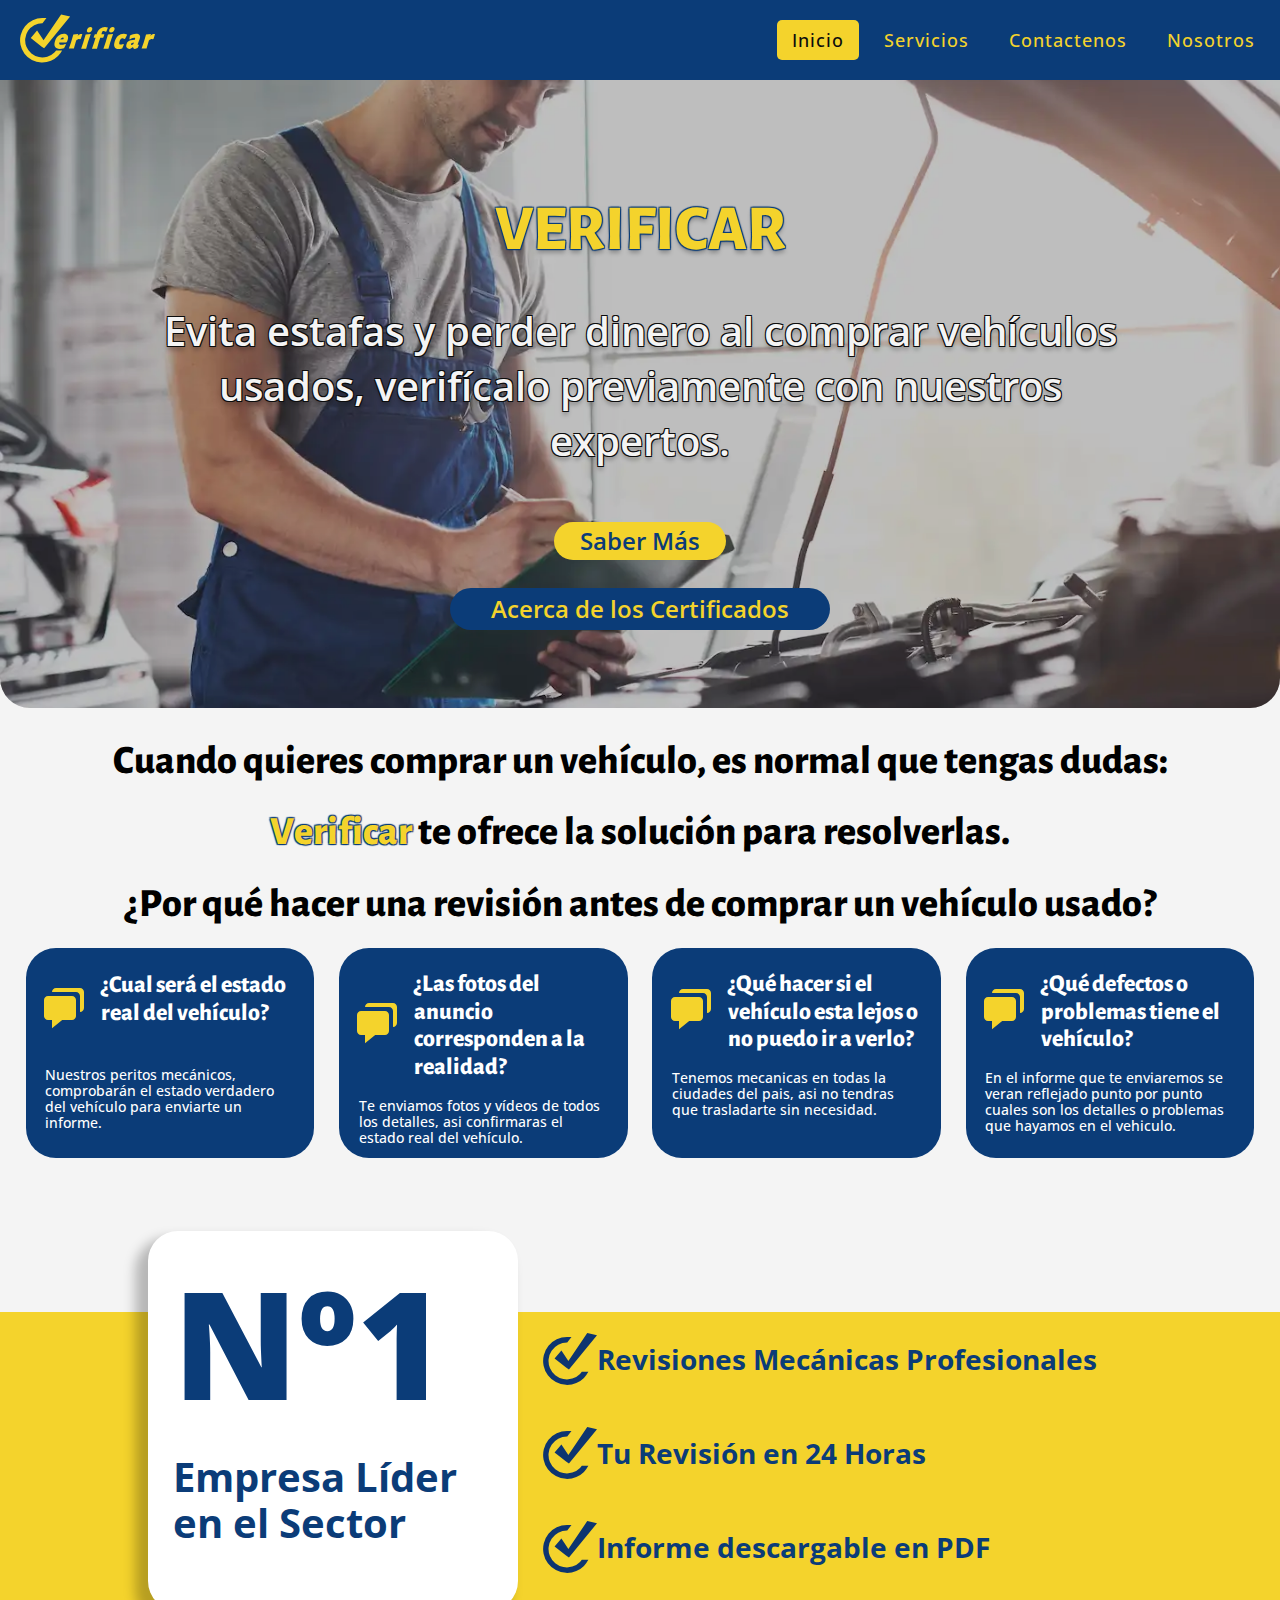
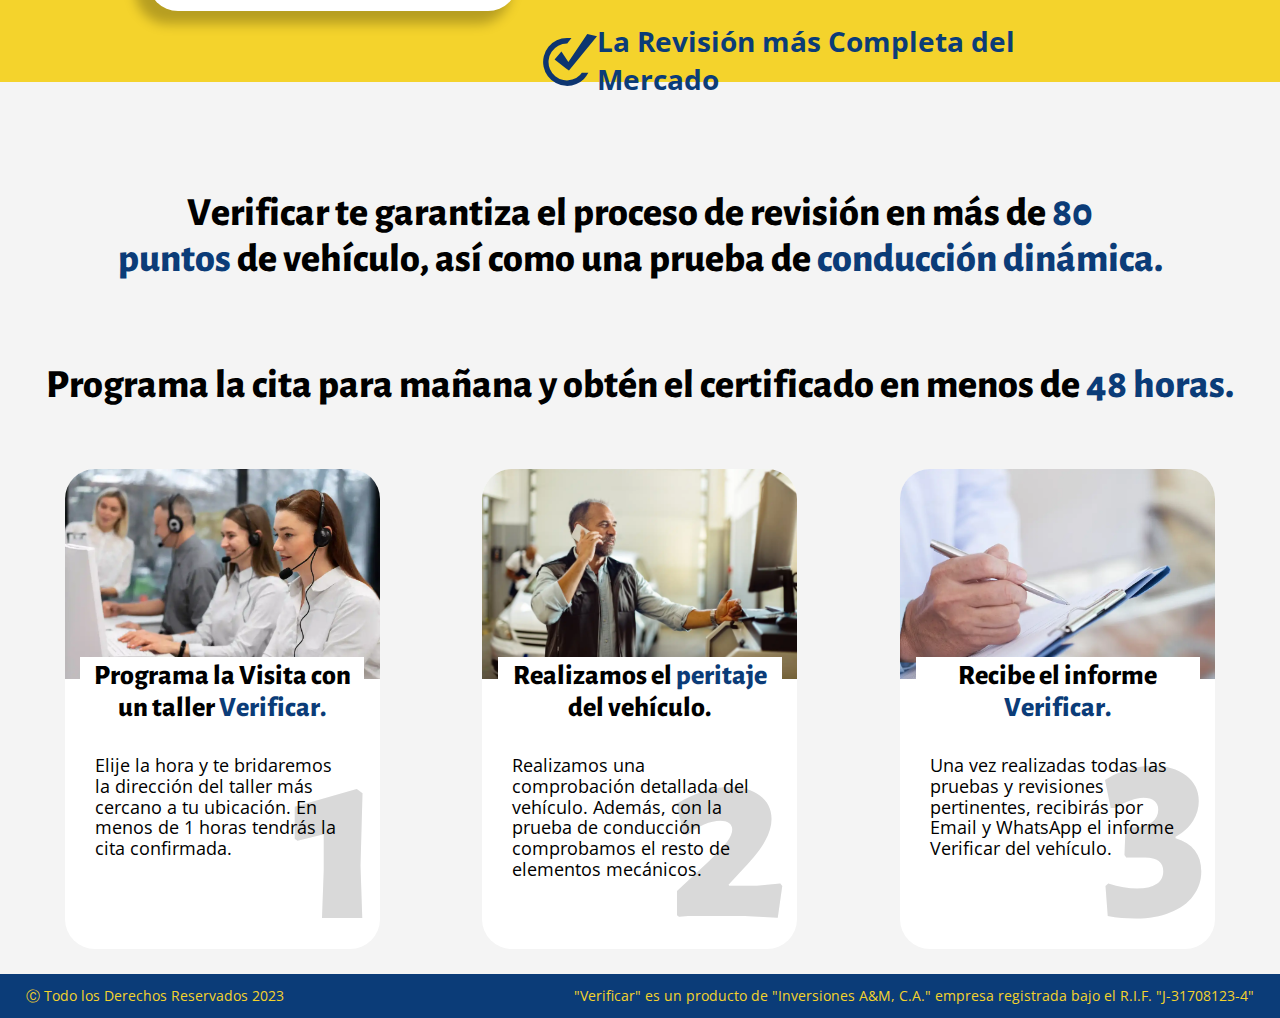
<file: index.html>
<!DOCTYPE html>
<html lang="es">
<head>
    <meta charset="UTF-8">
    <meta name="viewport" content="width=device-width, initial-scale=1.0">
    <meta name="description" content="Haz una cita para revisar, peritar, chequear tu vehiculo antes de comprarlo. Aquí en verificar te daremos siempre una vision objetiva de las revisiones. Evita estafas y perder dinero haciendo una revision con nosotros. En Verificar estamos para fomentar el mercado veraz y honesto.">
    <link rel="shortcut icon" href="/img/Icons/Verficar-icon-Blue.svg" type="image/x-icon">
    <link rel="stylesheet" href="/css/normalize.css">
    <link rel="stylesheet" href="https://cdnjs.cloudflare.com/ajax/libs/font-awesome/5.15.3/css/all.min.css">
    <link rel="stylesheet" href="/css/main.css">

    <title>Verificar | Evita Estafas, Compra Seguro</title>

    <!-- <script src="/js/main.js"></script> -->
</head>
<body>
    <!-- HEADER -->
    <header>

        <!-- BARRA DE NAVEGACION -->
        <nav>

            <div class="logo">
                <img loading="lazy" id="logo" src="/img/Icons/Verificar-logo-yellow.svg" alt="Verificar Logo">
            </div>

            <input type="checkbox" id="click">

            <label for="click" class="menu-btn">

                <i class="fas fa-bars"></i>

            </label>

            <!-- ENLACES DE NAVEGACION -->
            <ul class="no-margin">

                <li><a class="active" href="/">Inicio</a></li>

                <li><a href="/servicios.html">Servicios</a></li>

                <li><a href="/contacto.html">Contactenos</a></li>

                <li><a href="/nosotros.html">Nosotros</a></li>

            </ul>
            <!-- ENLACES DE NAVEGACION END -->

        </nav>
        <!-- BARRA DE NAVEGACION END -->

        <div class="imagen-fondo">

            <div class="contenido-imagen-fondo">
                <h1 class="titulo">VERIFICAR</h1>

                <!-- ESLOGAN -->
                <p class="eslogan">Evita estafas y perder dinero al comprar vehículos usados, verifícalo previamente con nuestros expertos. </p>
                <!-- ESLOGAN END -->

                <!-- BOTONES INICIO -->
                <div class="button-container">
                    <div class="button-yellow">
                        <a href="/saber-mas.html">Saber Más</a>
                    </div>
            
                    <div class="button-blue">
                        <a href="/acerca-de-los-certificados.html">Acerca de los Certificados</a>
                    </div>
                </div>
                <!-- BOTONES INICIO END -->
            </div>
            
        </div>
    </header>
    <!-- HEADER END -->

    <!-- DUDAS -->
    <section>
        <div class="texto-dudas">
            <p>Cuando quieres comprar un vehículo, es normal que tengas dudas:</p>
            <p><span>Verificar</span> te ofrece la solución para resolverlas.</p>
            <p>¿Por qué hacer una revisión antes de comprar un vehículo usado?</p>
        </div>

        <div class="dudas-grid">
            <div class="cuadro-duda">
                <div>
                    <img class="chaticon" src="img/Icons/Chat Icon.svg" alt="Chat Icon">
                    <p class="caso-especial-1">¿Cual será el estado real del vehículo?</p>
                </div>
                <p class="textos-explicativos">Nuestros peritos mecánicos, comprobarán el estado verdadero del vehículo para enviarte un informe.</p>
            </div>
            <div class="cuadro-duda">
                <div>
                    <img class="chaticon" src="img/Icons/Chat Icon.svg" alt="Chat Icon">
                    <p>¿Las fotos del anuncio corresponden a la realidad?</p>
                </div>
                <p class="textos-explicativos">Te enviamos fotos y vídeos de todos los detalles, asi confirmaras el estado real del vehículo.</p>
            </div>
            <div class="cuadro-duda">
                <div>
                    <img class="chaticon" src="img/Icons/Chat Icon.svg" alt="Chat Icon">
                    <p class="">¿Qué hacer si el vehículo esta lejos o no puedo ir a verlo?</p>
                </div>
                <p class="textos-explicativos">Tenemos mecanicas en todas la ciudades del pais, asi no tendras que trasladarte sin necesidad.</p>
            </div>
            <div class="cuadro-duda">
                <div>
                    <img class="chaticon" src="img/Icons/Chat Icon.svg" alt="Chat Icon">
                    <p>¿Qué defectos o problemas tiene el vehículo?</p>
                </div>
                <p class="textos-explicativos">En el informe que te enviaremos se veran reflejado punto por punto cuales son los detalles o problemas que hayamos en el vehiculo.</p>
            </div>
        </div>
    </section>
    <!-- DUDAS END -->

    <!-- SOMOS LOS Nº1 -->
    <section class="somos-n1">
        <div class="cuadro-blanco">
            <p class="n1">Nº1</p>
            <p class="n1-txt">Empresa Líder en el Sector</p>
        </div>
        <div class="puntos-somos-n1">
            <div class="puntos">
                <img src="img/Icons/Verficar-icon-Blue.svg" alt="verificar icono azul">
                <p>Revisiones Mecánicas Profesionales</p>
            </div>
            <div class="puntos">
                <img src="img/Icons/Verficar-icon-Blue.svg" alt="verificar icono azul">
                <p>Tu Revisión en 24 Horas</p>
            </div>
            <div class="puntos">
                <img src="img/Icons/Verficar-icon-Blue.svg" alt="verificar icono azul">
                <p>Informe descargable en PDF</p>
            </div>
            <div class="puntos">
                <img src="img/Icons/Verficar-icon-Blue.svg" alt="verificar icono azul">
                <p>La Revisión más Completa del Mercado</p>
            </div>
        </div>
    </section>
    <!-- SOMOS LOS Nº1 END -->

    <!-- PASOS PARA ADQUIRIR EL SERVICO -->
    <section class="pasos-adquirir-servicio">
        <div class="txt-pasos">
            <p>Verificar te garantiza el proceso de revisión en más de <span>80 <br> puntos</span> de vehículo, así como una prueba de <span>conducción dinámica.</span></p>
            <p>Programa la cita para mañana y obtén el certificado en menos de <span>48 horas.</span></p>
        </div>
        <div class="grid-adquirir-servicio">
           <div class="pasos paso-1">

            <img src="img/colleagues-working-together-call-center-with-headphones-1.webp" alt="Mecanico Escribiendo Reporte">
            <div class="contenedor-paso contenedor-paso-1">
                <div class="descripcion-pasos">
                    <p class="contenido-paso-titulo">Programa la Visita con un taller <span>Verificar.</span></p>
                    <p class="contenido-paso-texto">Elije la hora y te bridaremos la dirección del taller más cercano a tu ubicación. En menos de 1 horas tendrás la cita confirmada.</p>
                </div>
                <p class="n-pasos-1">1</p>
            </div>
           </div>

           <div class="pasos paso-2">

            <img src="img/happy-mechanic-talking-phone-while-using-computer-auto-repair-shop.webp" alt="Mecanico Escribiendo Reporte">
            <div class="contenedor-paso contenedor-paso-1">
                <div class="descripcion-pasos">
                    <p class="contenido-paso-titulo">Realizamos el <span>peritaje</span> del vehículo.</p>
                    <p class="contenido-paso-texto">Realizamos una comprobación detallada del vehículo. Además, con la prueba de conducción comprobamos el resto de elementos mecánicos. </p>
                </div>
                <p class="n-pasos-2">2</p>
            </div>
           </div>

           <div class="pasos paso-3">

            <img src="img/doctor-writing-prescription.webp" alt="Mecanico Escribiendo Reporte">
            <div class="contenedor-paso contenedor-paso-1">
                <div class="descripcion-pasos">
                    <p class="contenido-paso-titulo">Recibe el informe <span>Verificar.</span></p>
                    <p class="contenido-paso-texto">Una vez realizadas todas las pruebas y revisiones pertinentes, recibirás por Email y WhatsApp el informe Verificar del vehículo.</p>
                </div>
                <p class="n-pasos-3">3</p>
            </div>
           </div>

        </div>
    </section>
    <!-- PASOS PARA ADQUIRIR EL SERVICIO END -->

    <!-- TESTIMONIALS -->
    <section class="testimonials">

    </section>
    <!-- TESTIMONIAL END -->

    <!-- FOOTER -->
    <footer>
        <div class="derechos">
            <p>Ⓒ Todo los Derechos Reservados 2023</p>
            <P>"Verificar" es un producto de "Inversiones A&M, C.A." empresa registrada bajo el R.I.F. "J-31708123-4"</P>
        </div>
    </footer>
    <!-- FOOTER END -->
</body>
</html>
</file>
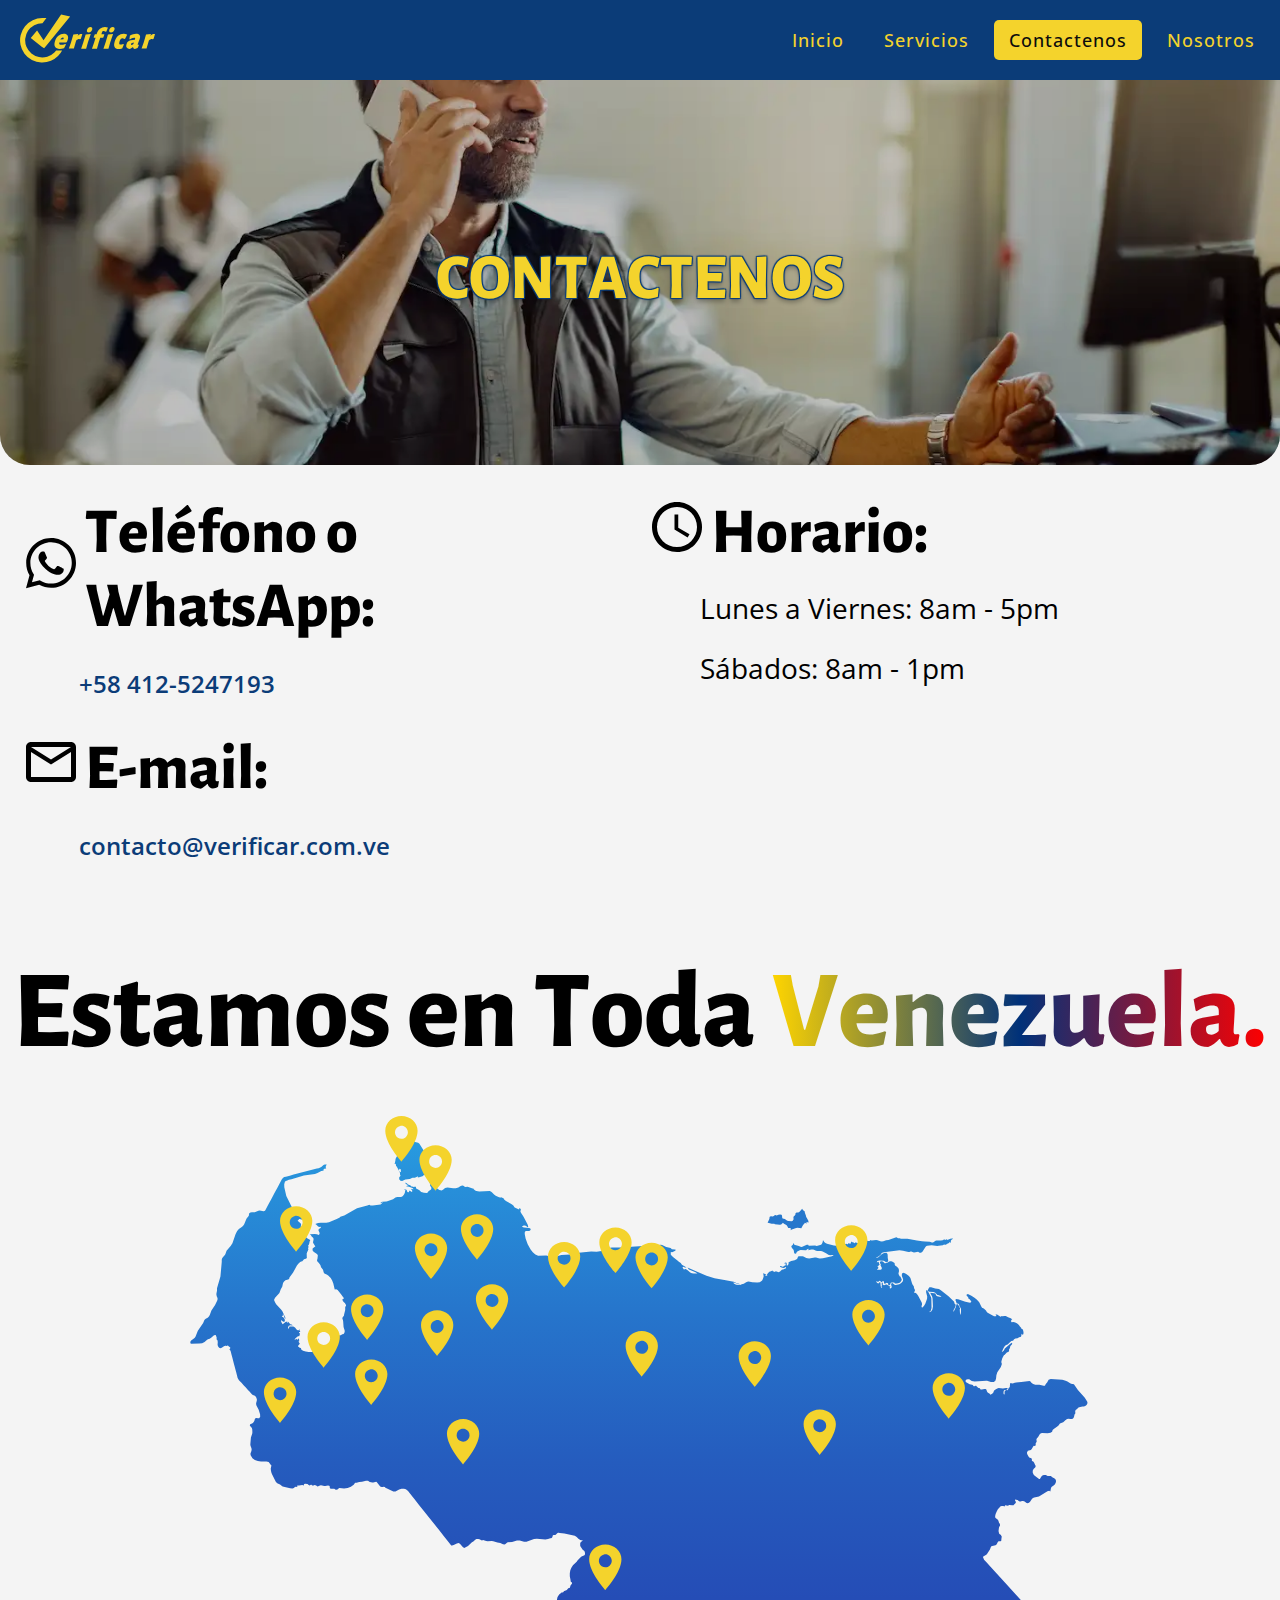
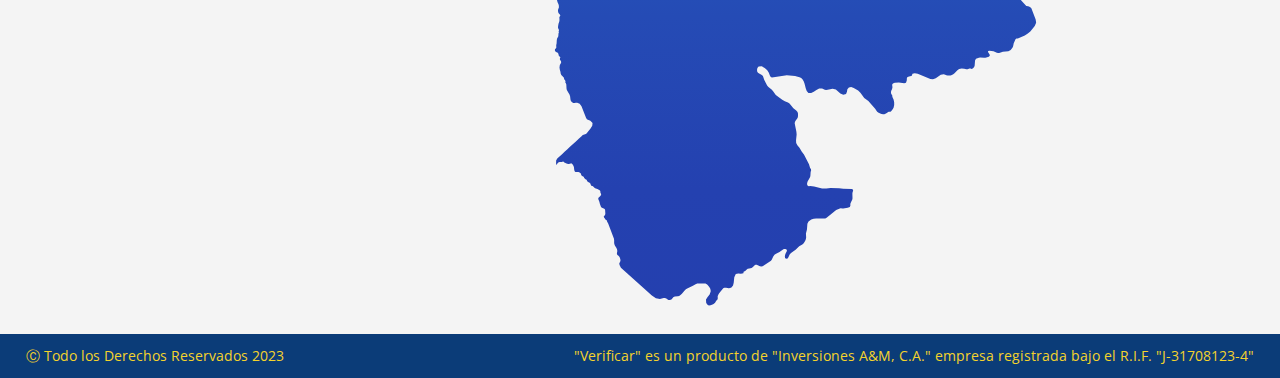
<file: contacto.html>
<!DOCTYPE html>
<html lang="es">
    <head>
        <meta charset="UTF-8">
        <meta name="viewport" content="width=device-width, initial-scale=1.0">
        <link rel="shortcut icon" href="/img/Icons/Verficar-icon-Blue.svg" type="image/x-icon">
        <link rel="stylesheet" href="/css/normalize.css">
        <link rel="stylesheet" href="https://cdnjs.cloudflare.com/ajax/libs/font-awesome/5.15.3/css/all.min.css">
        <link rel="stylesheet" href="/css/main.css">

        <title>Contactenos | Verificar</title>
    </head>
    <body>
        <header>
            <!-- BARRA DE NAVEGACION -->
            <nav>

                <div class="logo">
                    <img loading="lazy" id="logo" src="/img/Icons/Verificar-logo-yellow.svg" alt="Verificar Logo">
                </div>

                <input type="checkbox" id="click">

                <label for="click" class="menu-btn">

                <i class="fas fa-bars"></i>

                </label>

                <!-- ENLACES DE NAVEGACION -->
                <ul class="no-margin">

                <li><a href="/">Inicio</a></li>

                <li><a href="/servicios.html">Servicios</a></li>

                <li><a class="active" href="/contacto.html">Contactenos</a></li>

                <li><a href="/nosotros.html">Nosotros</a></li>

                </ul>
                <!-- ENLACES DE NAVEGACION END -->

            </nav>
            <!-- BARRA DE NAVEGACION END -->

            <div class="imagen-fondo-contacto">

                <div class="contenido-imagen-fondo-contacto">
                    <h2 class="titulo">CONTACTENOS</h2>
                </div>
                
            </div>
        </header>

        <section class="metodos-contacto">
            <div>
                <div>
                    <div class="titulo-icono">
                        <img src="/img/Icons/WhatsApp Icon.svg" alt="WhatsApp Icon">
                        <h3>Teléfono o WhatsApp:</h3>
                    </div>
                    <p class="texto-contacto"><a href="wa.me/+584125247193">+58 412-5247193</a></p>
                </div>
                <div>
                    <div class="titulo-icono">
                        <img src="/img/Icons/Email Icon.svg" alt="E-mail Icon">
                        <h3>E-mail:</h3>
                    </div>
                    <p class="texto-contacto"><a href="mailto:contacto@verificar.com.ve">contacto@verificar.com.ve</a></p>
                </div>
            </div>
            <div>
                <div class="titulo-icono">
                    <img src="/img/Icons/Clock Icon.svg" alt="Clock Icon">
                    <h3>Horario:</h3>
                </div>
                <p class="texto-contacto">Lunes a Viernes: 8am - 5pm</p>
                <p class="texto-contacto">Sábados: 8am - 1pm</p>
            </div>
        </section>

        <!-- MAPA VENEZUELA -->
        <section>
            <div class="mapa-titulo-img">
                <h3>Estamos en Toda <span class="venezuela">Venezuela.</span></h3>
                <img class="venezuela-mapa" src="/img/Icons/Mapa Venezuela & pins.svg" alt="Mapa Venezuela">
            </div>
        </section>
        <!-- MAPA VENEZUELA END -->

        <!-- FOOTER -->
        <footer>
            <div class="derechos">
                <p>Ⓒ Todo los Derechos Reservados 2023</p>
                <P>"Verificar" es un producto de "Inversiones A&M, C.A." empresa registrada bajo el R.I.F. "J-31708123-4"</P>
                <!-- <p>Diseñado por <a href="https://arturomora21.github.io" target="blank">"Arturo Mora"</a></p> -->
            </div>
        </footer>
        <!-- FOOTER END -->
    </body>
</html>
</file>
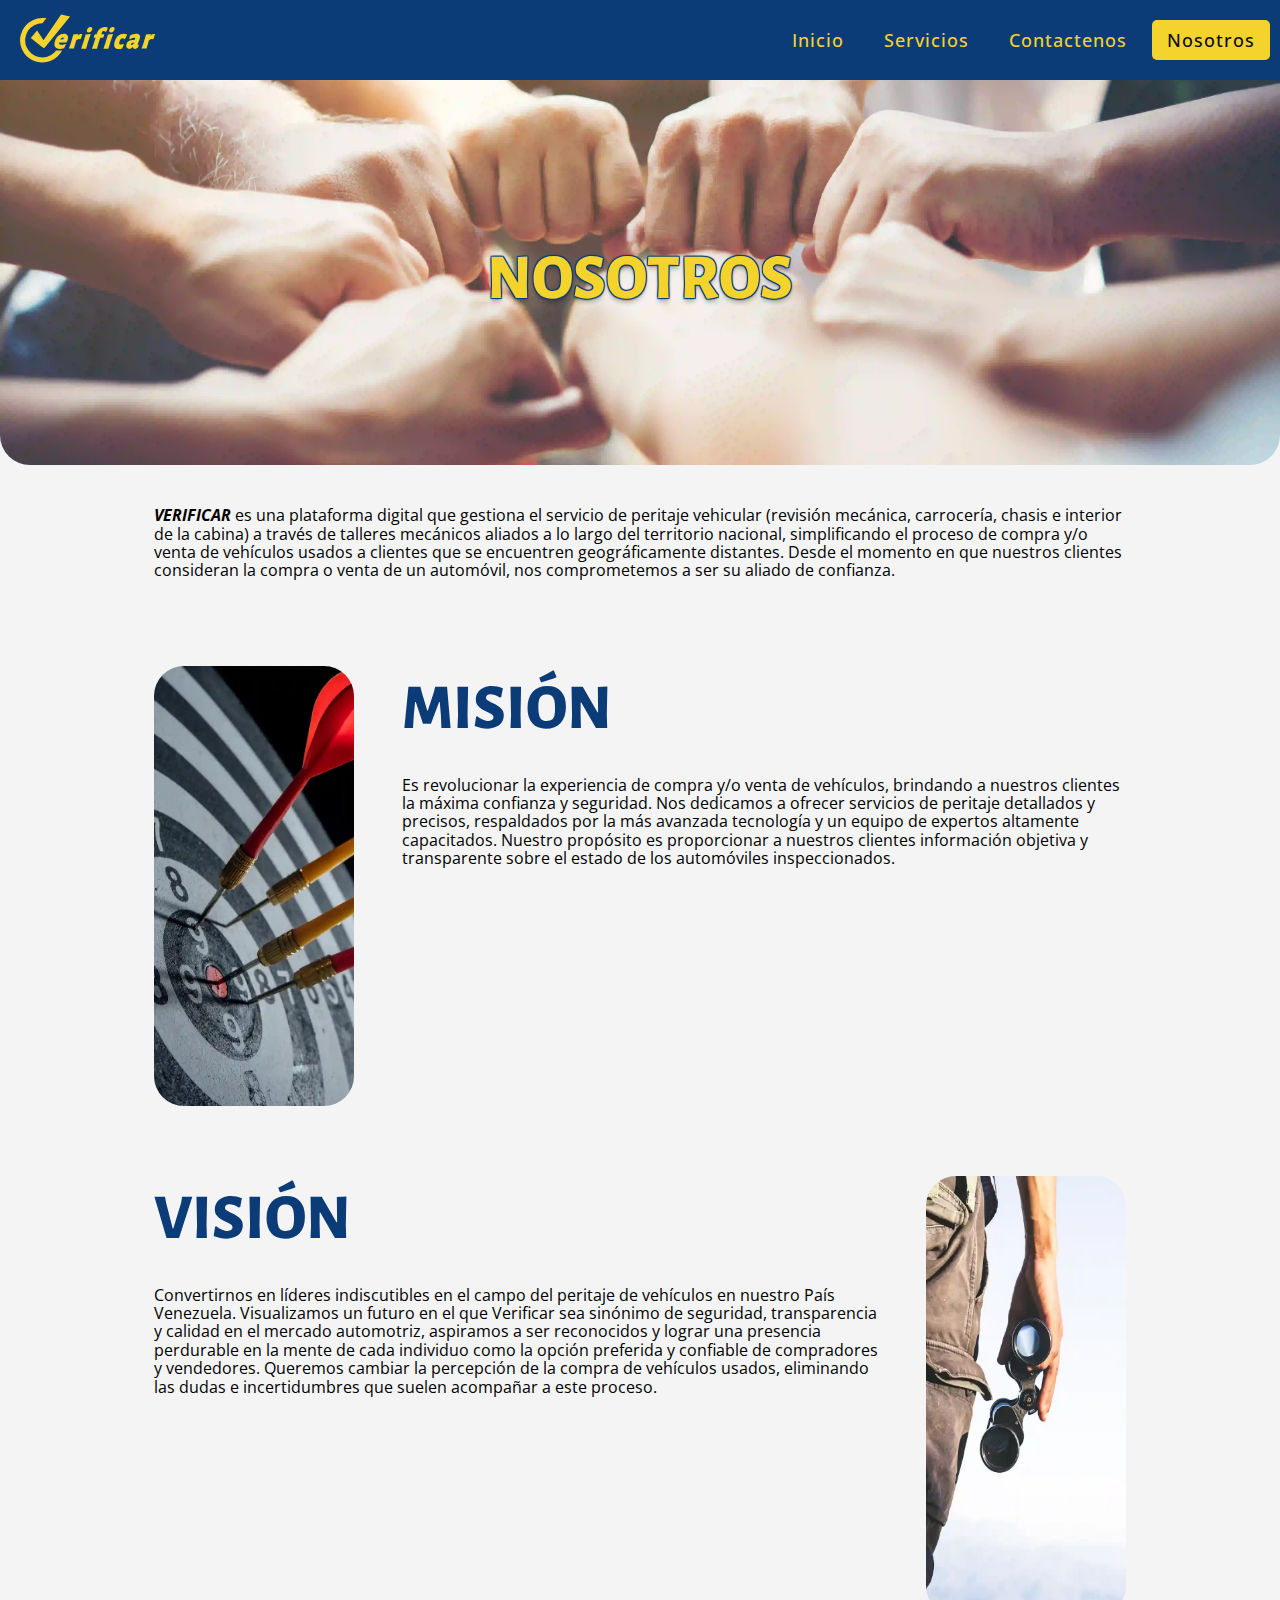
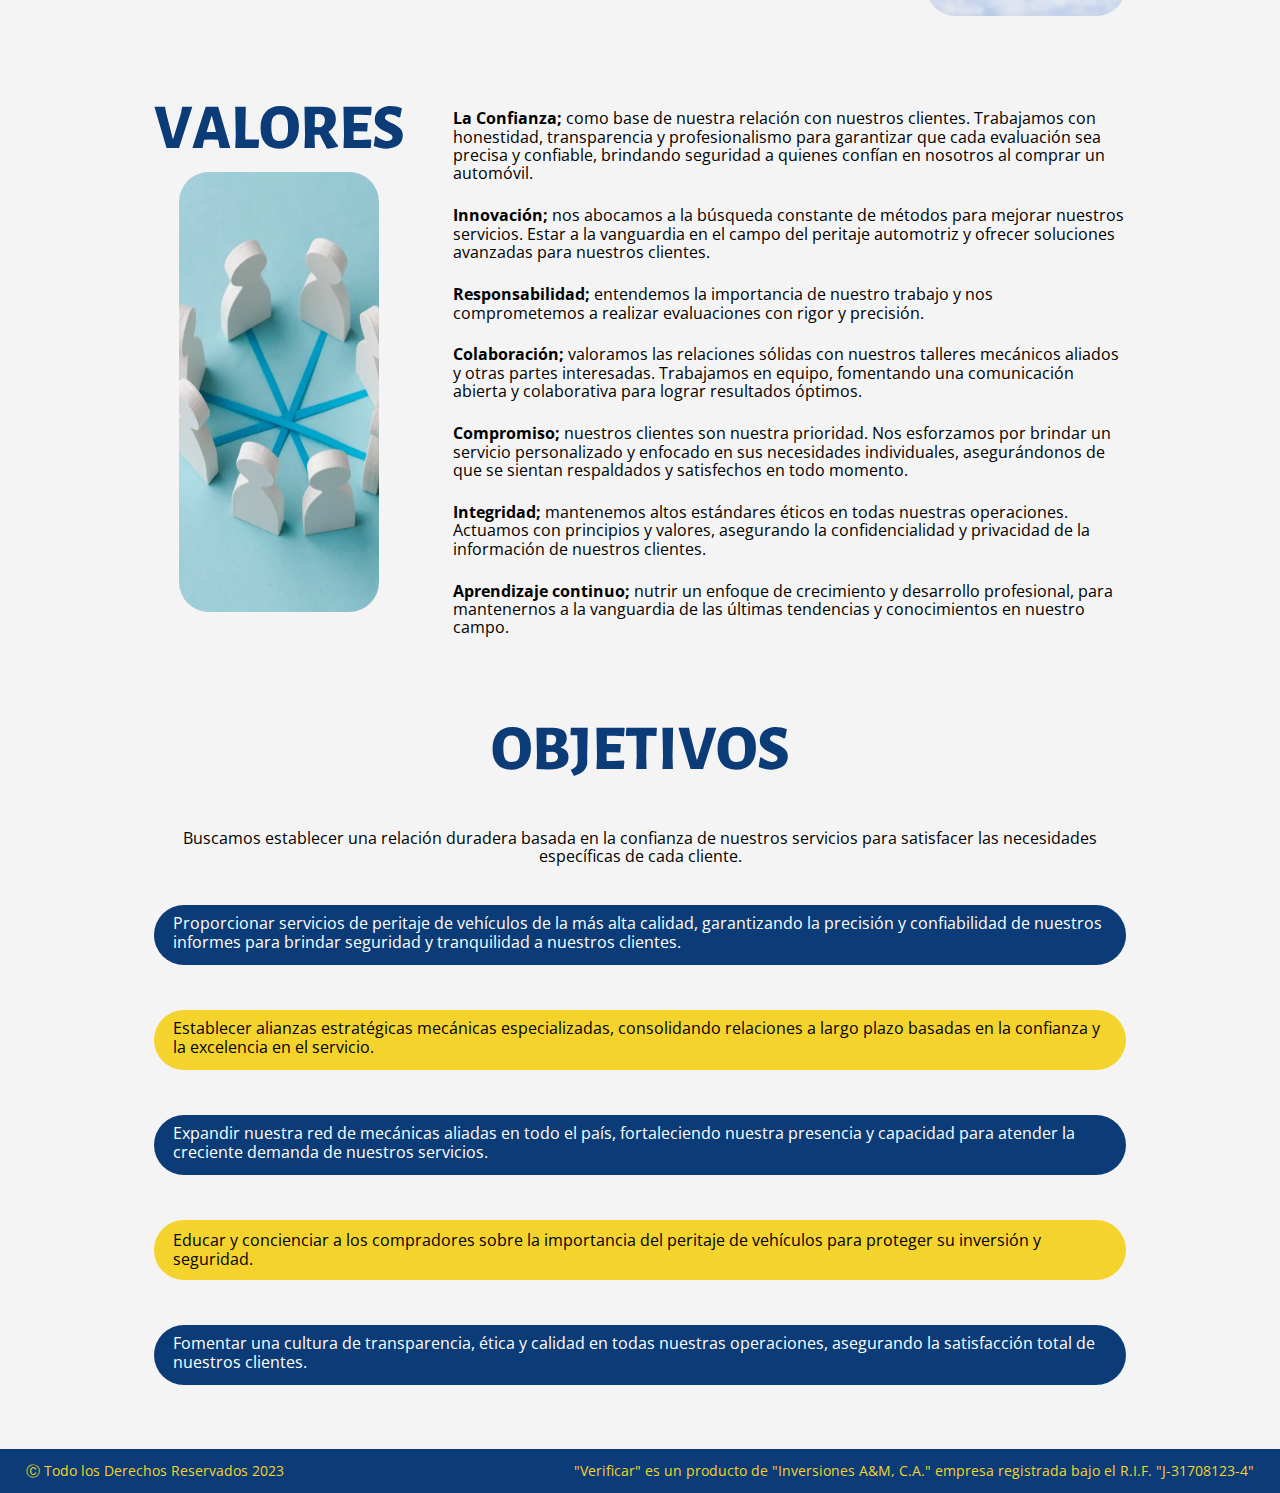
<file: nosotros.html>
<!DOCTYPE html>
<html lang="es">
    <head>
        <meta charset="UTF-8">
        <meta name="viewport" content="width=device-width, initial-scale=1.0">
        <link rel="shortcut icon" href="/img/Icons/Verficar-icon-Blue.svg" type="image/x-icon">
        <link rel="stylesheet" href="/css/normalize.css">
        <link rel="stylesheet" href="https://cdnjs.cloudflare.com/ajax/libs/font-awesome/5.15.3/css/all.min.css">
        <link rel="stylesheet" href="/css/main.css">

        <title>Nosotros | Verificar</title>

    </head>
    <body>
        <!-- HEADER -->
        <header>
            <!-- BARRA DE NAVEGACION -->
            <nav>

                <div class="logo">
                <img loading="lazy" id="logo" src="/img/Icons/Verificar-logo-yellow.svg" alt="Verificar Logo">
                </div>

                <input type="checkbox" id="click">

                <label for="click" class="menu-btn">

                <i class="fas fa-bars"></i>

                </label>

                <!-- ENLACES DE NAVEGACION -->
                <ul class="no-margin">

                <li><a href="/">Inicio</a></li>

                <li><a href="/servicios.html">Servicios</a></li>

                <li><a href="/contacto.html">Contactenos</a></li>

                <li><a class="active" href="/nosotros.html">Nosotros</a></li>

                </ul>
                <!-- ENLACES DE NAVEGACION END -->

            </nav>
            <!-- BARRA DE NAVEGACION END -->

            <div class="imagen-fondo-nosotros">

                <div class="contenido-imagen-fondo-nosotros">
                    <h2 class="titulo">NOSOTROS</h2>
                </div>
                
            </div>
        </header>
        <!-- HEADER END -->

        <section class="nosotros-section">
            <p>
                <i><b>VERIFICAR</b></i> es una plataforma digital que gestiona el servicio de peritaje vehicular (revisión mecánica, carrocería, chasis e interior de la cabina) a través de talleres mecánicos aliados a lo largo del territorio nacional, simplificando el proceso de compra y/o venta de vehículos usados a clientes que se encuentren geográficamente distantes. Desde el momento en que nuestros clientes consideran la compra o venta de un automóvil, nos comprometemos a ser su aliado de confianza.

            </p>
            <!-- MISION -->
            <div class="mision-section">
                <img class="mision-img img-objeto-verificar" src="/img/darts-arrows-target-center-business-concept.webp" alt="Diana con dardos clavados">
                <div class="content-objeto">
                    <h3>MISIÓN</h3>
                    <p>
                        Es revolucionar la experiencia de compra y/o venta de vehículos, brindando a nuestros clientes la máxima confianza y seguridad. Nos dedicamos a ofrecer servicios de peritaje detallados y precisos, respaldados por la más avanzada tecnología y un equipo de expertos altamente capacitados. Nuestro propósito es proporcionar a nuestros clientes información objetiva y transparente sobre el estado de los automóviles inspeccionados.
                    </p>
                </div>
            </div>
            <!-- MISION END -->

            <!-- VISION -->
            <div class="vision-section">
                <div class="content-objeto">
                    <h3>VISIÓN</h3>
                    <p>
                        Convertirnos en líderes indiscutibles en el campo del peritaje de vehículos en nuestro País Venezuela. Visualizamos un futuro en el que Verificar sea sinónimo de seguridad, transparencia y calidad en el mercado automotriz, aspiramos a ser reconocidos y lograr una presencia perdurable en la mente de cada individuo como la opción preferida y confiable de compradores y vendedores. Queremos cambiar la percepción de la compra de vehículos usados, eliminando las dudas e incertidumbres que suelen acompañar a este proceso.
                    </p>
                </div>
                <img class="vision-img img-objeto-verificar" src="img/tourist-is-holding-through-binoculars-sunny-cloudy-sky-from-mountain-top.webp" alt="Turista de pie con binoculares en la mano">
            </div>
            <!-- VISION END -->

            <!-- VALORES -->
            <div class="valores-section">
                <div class="content-objeto valores">
                    <h3>VALORES</h3>
                    <img class="valores-img img-objeto-verificar" src="img/abstract-networking-concept-still-life-arrangement.webp" alt="concepto astracto de una red">
                </div>
                <div class="lista-valores">
                   <li><b>La Confianza;</b> como base de nuestra relación con nuestros clientes. Trabajamos con honestidad, transparencia y profesionalismo para garantizar que cada evaluación sea precisa y confiable, brindando seguridad a quienes confían en nosotros al comprar un automóvil.</li>

                    <li><b>Innovación;</b> nos abocamos a la búsqueda constante de métodos para mejorar nuestros servicios. Estar a la vanguardia en el campo del peritaje automotriz y ofrecer soluciones avanzadas para nuestros clientes.</li>

                    <li><b>Responsabilidad;</b> entendemos la importancia de nuestro trabajo y nos comprometemos a realizar evaluaciones con rigor y precisión.</li>

                    <li><b>Colaboración;</b> valoramos las relaciones sólidas con nuestros talleres mecánicos aliados y otras partes interesadas. Trabajamos en equipo, fomentando una comunicación abierta y colaborativa para lograr resultados óptimos.</li>

                    <li><b>Compromiso;</b> nuestros clientes son nuestra prioridad. Nos esforzamos por brindar un servicio personalizado y enfocado en sus necesidades individuales, asegurándonos de que se sientan respaldados y satisfechos en todo momento.</li>

                    <li><b>Integridad;</b> mantenemos altos estándares éticos en todas nuestras operaciones. Actuamos con principios y valores, asegurando la confidencialidad y privacidad de la información de nuestros clientes.</li>

                    <li><b>Aprendizaje continuo;</b> nutrir un enfoque de crecimiento y desarrollo profesional, para mantenernos a la vanguardia de las últimas tendencias y conocimientos en nuestro campo.</li>
                </div>
            </div>
            <!-- VALORES END -->

            <!-- OBJETIVOS -->
            <div class="objetivos">
                <h3>OBJETIVOS</h3>
                <div>
                    <p>
                        Buscamos establecer una relación duradera basada en la confianza de nuestros servicios para satisfacer las necesidades específicas de cada cliente.
                    </p>

                    <ol>
                        <li  class="blue">
                            Proporcionar servicios de peritaje de vehículos de la más alta calidad, garantizando la precisión y confiabilidad de nuestros informes para brindar seguridad y tranquilidad a nuestros clientes.
                        </li>
                        <li class="yellow">
                            Establecer alianzas estratégicas mecánicas especializadas, consolidando relaciones a largo plazo basadas en la confianza y la excelencia en el servicio.
                        </li>
                        <li class="blue">
                            Expandir nuestra red de mecánicas aliadas en todo el país, fortaleciendo nuestra presencia y capacidad para atender la creciente demanda de nuestros servicios.
                        </li>
                        <li class="yellow educar">
                            Educar y concienciar a los compradores sobre la importancia del peritaje de vehículos para proteger su inversión y seguridad.
                        </li>
                        <li class="blue">
                            Fomentar una cultura de transparencia, ética y calidad en todas nuestras operaciones, asegurando la satisfacción total de nuestros clientes.
                        </li>
                    </ol>

                </div>
            </div>
            <!-- OBJETIVOS END -->
        </section>

        <!-- FOOTER -->
        <footer>
            <div class="derechos">
                <p>Ⓒ Todo los Derechos Reservados 2023</p>
                <P>"Verificar" es un producto de "Inversiones A&M, C.A." empresa registrada bajo el R.I.F. "J-31708123-4"</P>
                <!-- <p>Diseñado por <a href="https://arturomora21.github.io" target="blank">"Arturo Mora"</a></p> -->
            </div>
        </footer>
        <!-- FOOTER END -->
    </body>
</html>
</file>
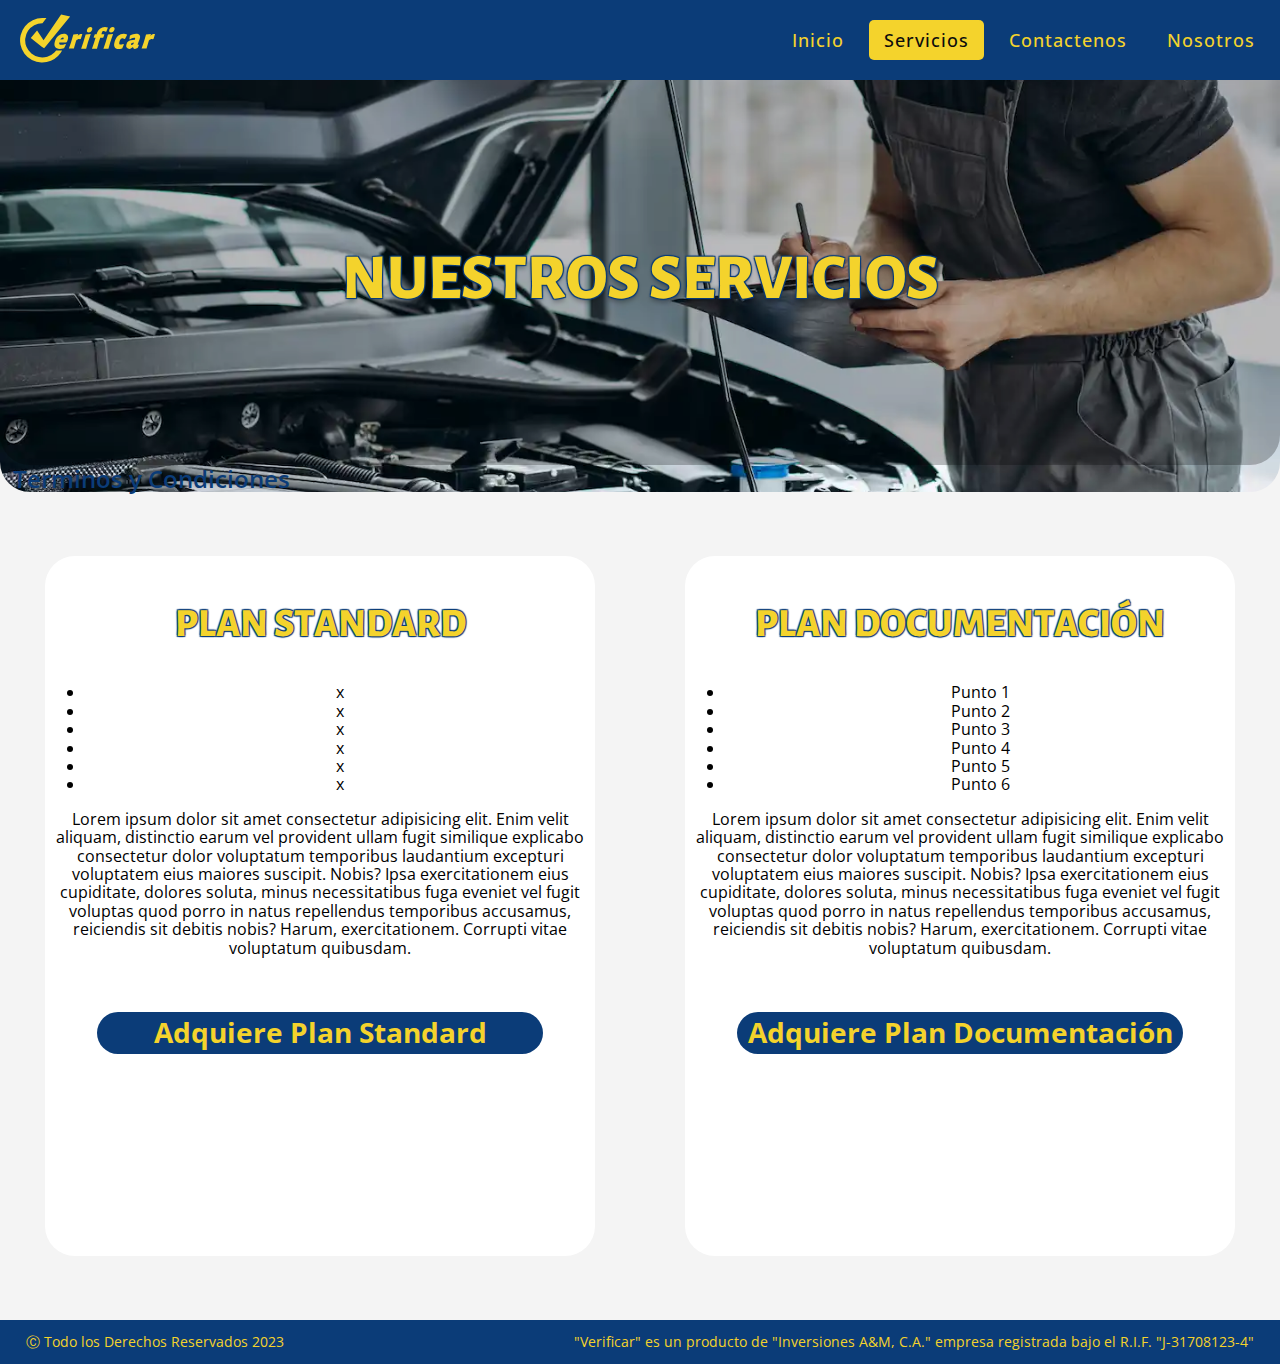
<file: servicios.html>
<!DOCTYPE html>
<html lang="es">
    <head>
        <meta charset="UTF-8">
        <meta name="viewport" content="width=device-width, initial-scale=1.0">
        <link rel="shortcut icon" href="/img/Icons/Verficar-icon-Blue.svg" type="image/x-icon">
        <link rel="stylesheet" href="/css/normalize.css">
        <link rel="stylesheet" href="https://cdnjs.cloudflare.com/ajax/libs/font-awesome/5.15.3/css/all.min.css">
        <link rel="stylesheet" href="/css/main.css">

        <title>Servicios | Verificar</title>

        <!-- <script src="/js/main.js"></script> -->
    </head>
    <body>
        <!-- HEADER -->
        <header>

            <!-- BARRA DE NAVEGACION -->
            <nav>

                <div class="logo">
                    <img loading="lazy" id="logo" src="/img/Icons/Verificar-logo-yellow.svg" alt="Verificar Logo">
                </div>

                <input type="checkbox" id="click">

                <label for="click" class="menu-btn">

                    <i class="fas fa-bars"></i>

                </label>

                <!-- ENLACES DE NAVEGACION -->
                <ul class="no-margin">

                    <li><a href="/">Inicio</a></li>

                    <li><a class="active" href="/servicios.html">Servicios</a></li>

                    <li><a href="/contacto.html">Contactenos</a></li>

                    <li><a href="/nosotros.html">Nosotros</a></li>

                </ul>
                <!-- ENLACES DE NAVEGACION END -->

            </nav>
            <!-- BARRA DE NAVEGACION END -->

            <div class="imagen-fondo-servicios">

                <div class="contenido-imagen-fondo-servicios">
                    <h2 class="titulo">NUESTROS SERVICIOS</h2>
                </div>
                <div>
                    <a href="/terminosycondiciones.html">Terminos y Condiciones</a>
                </div>
                
            </div>
        </header>
        <!-- HEADER END -->

        <!-- SECCION PLANES -->
        <section class="seccion-planes">
            <div class="planes">
                <h3>PLAN STANDARD</h3>
                <ul>
                    <li>x</li>
                    <li>x</li>
                    <li>x</li>
                    <li>x</li>
                    <li>x</li>
                    <li>x</li>
                </ul>
                <p>Lorem ipsum dolor sit amet consectetur adipisicing elit. Enim velit aliquam, distinctio earum vel provident ullam fugit similique explicabo consectetur dolor voluptatum temporibus laudantium excepturi voluptatem eius maiores suscipit. Nobis?
                Ipsa exercitationem eius cupiditate, dolores soluta, minus necessitatibus fuga eveniet vel fugit voluptas quod porro in natus repellendus temporibus accusamus, reiciendis sit debitis nobis? Harum, exercitationem. Corrupti vitae voluptatum quibusdam.</p>
                <div class="boton-adquirir">
                    <a href="https://wa.me/+585247193">Adquiere Plan Standard</a>
                </div>
            </div>
            <div class="planes">
                <h3>PLAN DOCUMENTACIÓN</h3>
                <ul>
                    <li>Punto 1</li>
                    <li>Punto 2</li>
                    <li>Punto 3</li>
                    <li>Punto 4</li>
                    <li>Punto 5</li>
                    <li>Punto 6</li>
                </ul>
                <p>Lorem ipsum dolor sit amet consectetur adipisicing elit. Enim velit aliquam, distinctio earum vel provident ullam fugit similique explicabo consectetur dolor voluptatum temporibus laudantium excepturi voluptatem eius maiores suscipit. Nobis?
                Ipsa exercitationem eius cupiditate, dolores soluta, minus necessitatibus fuga eveniet vel fugit voluptas quod porro in natus repellendus temporibus accusamus, reiciendis sit debitis nobis? Harum, exercitationem. Corrupti vitae voluptatum quibusdam.</p>
                <div class="boton-adquirir">
                    <a href="https://wa.me/+585247193">Adquiere Plan Documentación</a>
                </div>
            </div>
        </section>
        <!-- SECCION PLANES END -->

        <!-- FOOTER -->
        <footer>
            <div class="derechos">
                <p>Ⓒ Todo los Derechos Reservados 2023</p>
                <P>"Verificar" es un producto de "Inversiones A&M, C.A." empresa registrada bajo el R.I.F. "J-31708123-4"</P>
            </div>
        </footer>
        <!-- FOOTER END -->
    </body>
</html>
</file>
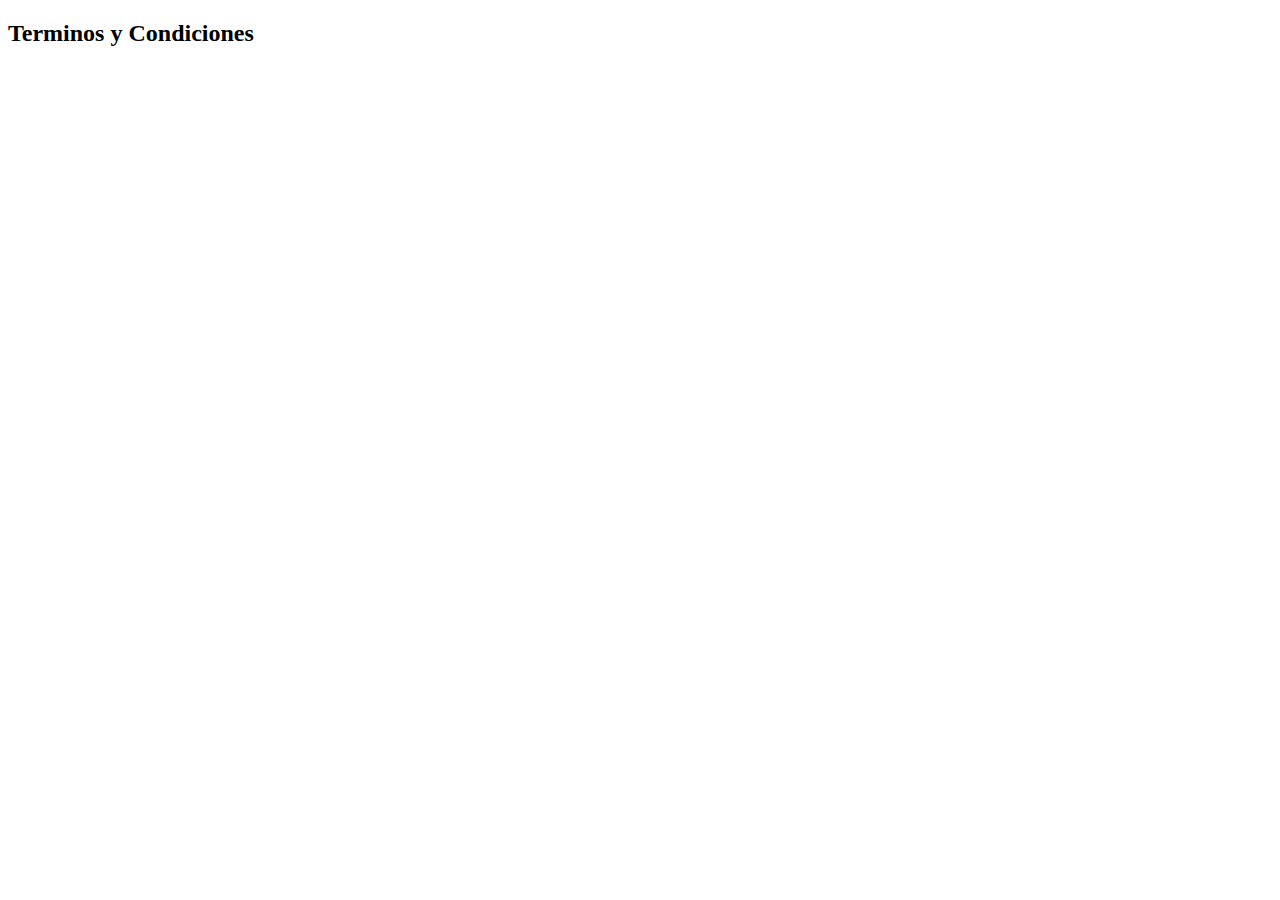
<file: terminosycondiciones.html>
<!DOCTYPE html>
<html lang="en">
<head>
    <meta charset="UTF-8">
    <meta name="viewport" content="width=device-width, initial-scale=1.0">
    <title>Terminos y Condiciones | Verificar</title>
</head>
<body>
    <h2>Terminos y Condiciones</h2>
</body>
</html>
</file>
<file: css/main.css>
@import url('https://fonts.googleapis.com/css2?family=Open+Sans:wght@400;500;600;700;800&display=swap');
@font-face {
    font-family: 'Alegreya Sans';
    src: url('/css/fonts/Alegreya/AlegreyaSans-ExtraBold.woff2') format('woff2'),
         url('/css/fonts/Alegreya/AlegreyaSans-ExtraBold.woff') format('woff');
    font-weight: 800;
    font-style: normal;
    font-display: swap;
}
@font-face {
  font-family: 'Open Sans';
  src: url('/css/fonts/OpenSans/OpenSans-Regular.woff2') format('woff2'),
       url('/css/fonts/OpenSans/OpenSans-Regular.woff') format('woff');
  font-weight: normal;
  font-style: normal;
  font-display: swap;
}

:root {
    --color-1: #0B3C78;
    --color-2:#F4D32C;

    --black: #0c0c0c;
    --white: #f4f4f4;
}
html {
    max-width: 100%;
    max-height: 100%;
    margin: 0;

    box-sizing: border-box;
}
*, *:before, *:after {
  box-sizing: border-box;
  /* margin: 0; */
}
body {
    max-width: 1440px;
    /* min-width: 480px; */
    background-color:var(--white);
    margin: 0 auto;
    max-height: 100%;

    font-family: 'Open Sans', sans-serif;
}
a {
    text-decoration: none;
    color: var(--black);
}

#logo {
  padding: 0 0 0 15px;
  width: 150px;
  height: 75px; 
}

/* Barra de Navegacion */

nav{
    display: flex;
    height: 80px;
    width: 100%;
    background: var(--color-1);;
    align-items: center;
    justify-content: space-between;
    padding: 0px 5px;
    
    flex-wrap: wrap;
  }
  nav .logo{
      color: var(--white);
      font-weight: 600;
  }
  nav ul{
    display: flex;
    flex-wrap: wrap;
    list-style: none;
  }
  nav ul li{
    margin: 0 5px;
  }
  nav ul li a{
    /* color: #f2f2f2; */
    color: var(--color-2);

    text-decoration: none;
    font-size: 18px;
    font-weight: 500;
    padding: 8px 15px;
    border-radius: 5px;
    letter-spacing: 1px;
    transition: all 0.3s ease;; 
  }
  nav ul li a.active,
  nav ul li a:hover{
    color: var(--black);
    background:var(--color-2);
  }
  nav .menu-btn i{
      max-width: 100%;
    color: var(--white);
    font-size: 22px;
    cursor: pointer;
    display: none;
  }
  input[type="checkbox"]{
    display: none;
  }
  @media (max-width: 768px){
    nav{
        max-width: 100%;
      padding: 0;
    }
  }
  @media (max-width: 480px){
      nav {
          max-width: 100%;
      }
  }
  @media (max-width: 920px) {
    nav .menu-btn i{
      display: block;
      padding-right: 15px;
    }
      #click:checked ~ .menu-btn i:before{
      content: "\f00d";
    }
    nav ul{
      position: fixed;
      top: 70px;
      left: -110%;
      background:rgba(0, 0, 0, 0.95);
      height: 100%;
      width: 100%;
      text-align: center;
      display: block;
      transition: all 0.3s ease;
    }
    @media (max-width: 480px){
      #click:checked ~ ul{
          left: -10%;
        }
    }
    @media (max-width: 768px){
      #click:checked ~ ul{
          left: 0%;
        }
    }
    @media (max-width: 1200px){
        #click:checked ~ ul {
          left: 0%;
        }
    }
    .no-margin {
        margin: 10px 0 0 0 !important;
        padding-left: 0 !important;
    }
    
    nav ul li{
      width: 100%;
      margin: 45px 0px;
    }
    nav ul li a{
      width: 90%;
      margin-left: -90%;
      display: block;
      font-size: 20px;
      font-weight: 700;
      transition: 0.6s cubic-bezier(0.68, -0.55, 0.265, 1.55);
      padding-right: 0px !important;
    }
    #click:checked ~ ul li a{
      margin: auto;
      padding: auto;
    }
    nav ul li a.active,
    nav ul li a:hover{
      background: none;
      color: var(--white);
    }
  }
  .content{
    position: absolute;
    top: 50%;
    left: 50%;
    transform: translate(-50%, -50%);
    text-align: center;
    z-index: -1;
    width: 100%;
    padding: 0 30px;
    color: #1b1b1b;
  }

/* Barra de Navegacion END */

/* INICIO IMG */

.imagen-fondo {
  background-image: url(/img/muscular-car-service-worker-repairing-vehicle.webp);
  background-repeat: no-repeat;
  background-position: center 70%;
  background-size: cover;
  border-radius: 0 0 30px 30px;
  background-color: var(--black);

  display: flex;
  align-items: center;
  height: 70%;
  flex-direction: column;
}
@media (max-width: 768px){
  .imagen-fondo{
    border-radius: 0 0 25px 25px;
    /* padding: 10% 0 10%; */
    height: 80vh;
  }
}
@media (max-width: 480px){
  .imagen-fondo{
    border-radius: 0;
  }
}
.contenido-imagen-fondo {
  background-color: rgba(0, 0, 0, 0.25);
  border-radius: 0 0 30px 30px;
  width: 100%;
  height: 100%;
  padding: 5% 0%;
}

.titulo {
  color: var(--color-2);
  font-family: 'Alegreya Sans';
  font-weight: 800;
  font-size: 64px;
  text-align: center;
  
  text-shadow:
  1px  1px 1px var(--color-1),
  -1px -1px 1px var(--color-1),  
   1px -1px 1px var(--color-1),
  -1px  1px 1px var(--color-1),
  0px 4px 4px rgba(0, 0, 0, 0.25);
}
@media (max-width: 768px) {
  .titulo {
    font-size: 40px;
  }
}

.button-container {
  display: flex;
  align-items: center;
  justify-content: center;
  flex-direction: column;

  width: 345px;
  margin: 0 auto;
}
.button-container div {
  margin: 4% 0px;
}
.button-yellow {
  display: flex;
  justify-content: center;

  background-color: var(--color-2);
  border-radius: 30px;
  width: 50%;
  height: 110%;
}
.button-yellow, a {
  color: var(--color-1);
  font-size: 24px;
  font-weight: 600;

  padding: 1%;
}
.button-blue {
  display: flex;
  justify-content: center;

  background-color: var(--color-1);
  border-radius: 30px;
  width: 110%;
  height: 110%;
}
.button-blue a {
  color: var(--color-2);
  font-size: 24px;
  font-weight: 600;

  padding: 2%;
}
.eslogan {
  color: #F4F4F4;
  text-align: center;

  text-shadow:
  1px  1px 0.5px var(--black),
  -1px -1px 0.5px var(--black),  
   1px -1px 0.5px var(--black),
  -1px  1px 0.5px var(--black),
  0px 4px 4px rgba(0, 0, 0, 0.25);

  font-family: 'Open Sans';
  font-size: 40px;
  font-style: normal;
  font-weight: 600;
  line-height: normal;
  
  padding: 0px 10%;
}
@media (max-width: 768px) {
    .eslogan {
      font-size: 24px;
    }
}
.texto-dudas {
  display: flex;
  flex-direction: column;
  text-align: center;
}
.texto-dudas p {
  font-family: 'Alegreya Sans';
  font-weight: 800;
  font-size: 40px;
  margin: 2% auto 0;
}
.texto-dudas p span {
  color: var(--color-2);
  text-shadow:
  1px  1px 1px var(--color-1),
  -1px -1px 1px var(--color-1),  
   1px -1px 1px var(--color-1),
  -1px  1px 1px var(--color-1);
  /* 0px 4px 4px rgba(0, 0, 0, 0.25); */
}
.dudas-grid {
  display: grid;
  grid-template-columns: repeat(4 ,1fr);
  gap: 2%;
  margin: 2%;
}
.cuadro-duda {
  color: #fff;
  background-color: var(--color-1);
  border-radius: 30px;
  padding: 5%;
  height: 210px;
}
.cuadro-duda div {
  display: flex;
  gap: 5%;
  align-items: center;
}
.chaticon {
  width: 48px;
  height: 48px;
  margin: auto;
}
.cuadro-duda div p {
  font-weight: 700;
  font-size: 24px;
  margin: 0;
  font-family: 'Alegreya Sans';
  margin: 2% 0;
}
.caso-especial-1 {
  /* font-size: 24px !important; */
  margin: 2.5% 0 11% !important;
}
.textos-explicativos {
  font-size: 14px;
  font-weight: 500;
  padding: 0 2%;
}
.somos-n1 {
  height: 370px;
  width: 100%;
  background-color: var(--color-2);
  margin: 12% 0 5%;
  display: flex;
  justify-content: center;
  gap: 2%;
}
.cuadro-blanco {
  background-color: white;
  box-shadow: -10px 10px 12px 3px rgba(0, 0, 0, 0.25);
  height: 380px;
  width: 370px;
  border-radius: 30px;
  padding: 2%;

  position: relative;
  top: -22%;
  
  color: var(--color-1)
}
.n1 {
  font-size: 150px;
  margin: 0 auto;
  font-weight: 800;
}
.n1-txt {
  font-size: 40px;
  font-weight: 700;
  margin: 8% auto 0;
}
.puntos-somos-n1 {
  width: 46%;
}
.puntos {
  display: flex;
  gap: 0%;
  align-items: center;

  color: var(--color-1);
  font-size: 28px;
  font-weight: 700;

  margin: auto 0;
  line-height: normal;
}
.puntos img {
  height: 52px;
  width: 54px;
}

.pasos-adquirir-servicio {
  margin: 2%;
}
.txt-pasos {
  display: flex;
  flex-direction: column;
  /* justify-content: center; */
  align-items: center;
  text-align: center;

  font-family: 'Alegreya Sans';
  font-size: 40px;
}
.txt-pasos p span {
  color: var(--color-1);
}
.grid-adquirir-servicio {
  display: grid;
  grid-template-columns: repeat(3 ,1fr);
  gap: 2%;
  margin: 2% auto;
}
.pasos {
  background-color: white;
  border-radius: 30px;
  margin: auto;

  width: 315px;
  height: 480px;
}
.pasos img {
  max-width: 100%;
  width: 315px;
  height: 210px;
  border-radius: 30px 30px 0 0;
}
.contenedor-paso {
  background-color: white;
  position: relative;
  margin: 0 auto;
  top: -11%;
  width: 90%;
  height: 60%;
}
.contenido-paso-titulo {
  font-family: 'Alegreya Sans';
  font-size: 28px;
  text-align: center;
}
.contenido-paso-titulo span {
  color: var(--color-1);
}
.descripcion-pasos {
  position: relative;
  z-index: 1;
}
.n-pasos-1, .n-pasos-2, .n-pasos-3 {
  color: #d9d9d9;
  font-family: 'Alegreya Sans';
  font-size: 250px;
  /* line-height: 200%; */
  position: relative;

  width: 8%;
  margin: 0;
  max-height: 1%;

  z-index: 0;
  /* display: none; */
}
.n-pasos-1 {
  top: -72%;
  left: 75%;
}
.n-pasos-2 {
  top: -80%;
  left: 60%;
}
.n-pasos-3 {
  top: -80%;
  left: 65%;
}
.contenido-paso-texto {
  font-size: 18px;
  padding: 2% 5%;
}

/* INICIO IMG END */

/* SERVICIOS */

.imagen-fondo-servicios {
  background-image: url(/img/car-mechanic-car-service-checking-up-car.webp);
  background-repeat: no-repeat;
  background-position: center 85%;
  background-size: cover;
  border-radius: 0 0 30px 30px;
}
.contenido-imagen-fondo-servicios {
  background-color: rgba(0, 0, 0, 0.25);
  border-radius: 0 0 30px 30px;
  width: 100%;
  height: 100%;
  padding: 8% 0%;
}
.seccion-planes {
  display: flex;
  margin: 5% auto;
  justify-content: space-between;
}
.planes {
  background-color: white;
  border-radius: 30px;
  width: 550px;
  height: 700px;

  margin: 0 auto;
  text-align: center;

  padding: .1% 0;
}
.planes h3 {
  font-size: 40px;
  color: var(--color-2);
  font-family: 'Alegreya Sans';
  font-weight: 800;

  text-shadow:
  1px  1px 1px var(--color-1),
  -1px -1px 1px var(--color-1),  
   1px -1px 1px var(--color-1),
  -1px  1px 1px var(--color-1);
  /* 0px 4px 4px rgba(0, 0, 0, 0.25); */
}
.boton-adquirir {
  display: flex;
  text-align: center;
  justify-content: center;
  background-color: var(--color-1);
  border-radius: 30px;
  margin: 10% auto;
  width: 81%;
  height: 6%;
  
}
.boton-adquirir a { 
  color: var(--color-2);
  font-size: 28px;
  font-weight: 700;
}
/* SERVICIOS END */

/* CONTACTENOS */

.imagen-fondo-contacto {
  background-image: url(/img/happy-mechanic-talking-phone-while-using-computer-auto-repair-shop.webp);
  background-repeat: no-repeat;
  background-position: center 50%;
  background-size: cover;
  border-radius: 0 0 30px 30px;
  background-color: var(--black);

  display: flex;
  justify-content: center;
}
.contenido-imagen-fondo-contacto {
  background-color: rgba(0, 0, 0, 0.25);
  border-radius: 0 0 30px 30px;
  width: 100%;
  height: 100%;
  padding: 8% 0%;
}

.metodos-contacto {
  display: grid;
  grid-template-columns: repeat(2, 1fr);
  margin: 2% 2%;
  gap: 2%;
}
.titulo-icono {
  display: flex;
  align-items: center;
  gap: 1.5%;
}
.titulo-icono img {
  height: auto;
  width: 50px;
}
.titulo-icono h3 {
  font-family: 'Alegreya Sans';
  font-size: 64px;

  margin: 0;
}
.texto-contacto {
  font-size: 28px;
  margin-left: 8%;
}
.mapa-titulo-img {
  display: flex;
  flex-direction: column;
}
.mapa-titulo-img h3 {
  margin: 2% 0;

  text-align: center;

  font-family: 'Alegreya Sans';
  font-size: 110px;
}
.venezuela {
  background: 
  linear-gradient(to right,#FFD500, #003179, #FF0000);
  -webkit-background-clip: text;
  background-clip: text;
  -webkit-text-fill-color: transparent;
}
.venezuela-mapa {
  width: 75%;
  height: auto;
  margin: 1% auto;
}
/* CONTACTENOS END */

/* NOSOTROS */

.imagen-fondo-nosotros {
  background-image: url(/img/strength-people-hands-success-meeting.webp);
  background-repeat: no-repeat;
  background-position: center 50%;
  background-size: cover;
  border-radius: 0 0 30px 30px;
  background-color: var(--black);
}
.imagen-fondo-nosotros {
  background-color: rgba(0, 0, 0, 0.25);
  border-radius: 0 0 30px 30px;
  width: 100%;
  height: 100%;
  padding: 8% 0%;
}

.img-objeto-verificar {
  border-radius: 30px;
  width: 200px;
  height: 440px;  
}
.mision-section, .vision-section {
  display: flex;
  gap: 5%;
}
.nosotros-section {
  margin: 2% 12%;
  display: flex;
  flex-direction: column;
  gap: 70px;
}
.nosotros-section h3{
  font-size: 64px;
  font-family: 'Alegreya Sans';
  color: var(--color-1);
  margin: 0 0 5%;
}
.content-objeto {
  
  margin: 0;
}
.valores {
  text-align: center;
}
.valores-section {
  display: flex;
  gap: 5%;
}
.lista-valores  {
  list-style: none;
}
.lista-valores li {
  margin-top: 3.5%;
}
.objetivos h3, .objetivos p {
  text-align: center;
}
.objetivos ol {
  display: flex;
  flex-direction: column;
  margin: 4% 0;
  gap: 45px;
  padding: 0;
}
.objetivos .blue {
  background-color: var(--color-1);
  color: white;
}
.objetivos .yellow {
  background-color: var(--color-2);
}
.objetivos ol li {
  list-style: none;
  padding: 1% 2% ;
  background-size: 110%;
  border-radius: 30px;
  height: 60px;
}
.educar {
  display: flex;
  align-items: center;
}

/* NOSOTROS END */

/* SABER MAS */

.titulo-saber-mas {
  font-size: 64px;
  color: var(--color-2);
  font-family: 'Alegreya Sans';
  font-weight: 700;
  text-align: center;

  text-shadow:
  1px  1px 1px var(--color-1),
  -1px -1px 1px var(--color-1),  
   1px -1px 1px var(--color-1),
  -1px  1px 1px var(--color-1),
  0px 4px 4px rgba(0, 0, 0, 0.25);
}
.seccion-saber-mas {
  margin: 0 8% 5%;
}
.contenido-saber-mas {
  font-size: 18px;
  font-family: 'Open Sans';
}
.contenido-saber-mas h3 {
  font-size: 24px;
}
.contenido-saber-mas li {
  /* line-height: normal; */
  margin: 1% 0;
}

/* SABER MAS END */


/* CERTIFICADOS */

.certificados-grid {
  display: grid;
  grid-template-columns: repeat(1, 2fr 1fr);
  gap: 3%;
  margin: 3%;
  font-size: 18px;
  
}
.certificados-grid li {
  text-align: start;
  margin: 1% 0;
  font-weight: bold;
}

.h3-certificado {
  margin: 0;
  font-size: 28px;
  text-align: start;
}
.h3-certificado b {
  color: var(--color-1);
}
.h4-txt-certificado {
  font-family: 'Alegreya Sans';
  margin: 0;
  color: var(--color-1);
  font-size: 40px;
  text-align: center;
}
.n-verificar-certificado {
  font-size: 18px;
}

/* CERTIFICADOS END */


/* Footer */

.derechos {
    font-size: 14px;

    background-color: var(--color-1);
    color: var(--color-2);
    width: 100%;
    font-weight: normal;
    display: flex;
    justify-content: space-between;
    padding: 0 2%;
    margin: 0;
}
@media (max-width: 768px) {
    .derechos {
      text-align: center;
      display: block;
      padding: 5px 0px;
    }
}
@media (max-width: 480px){
    .derechos {
      display: flex;
      flex-direction: column;
      padding: 5% 3%;
      text-align: center;
    }
}

/* Footer END*/
</file>
